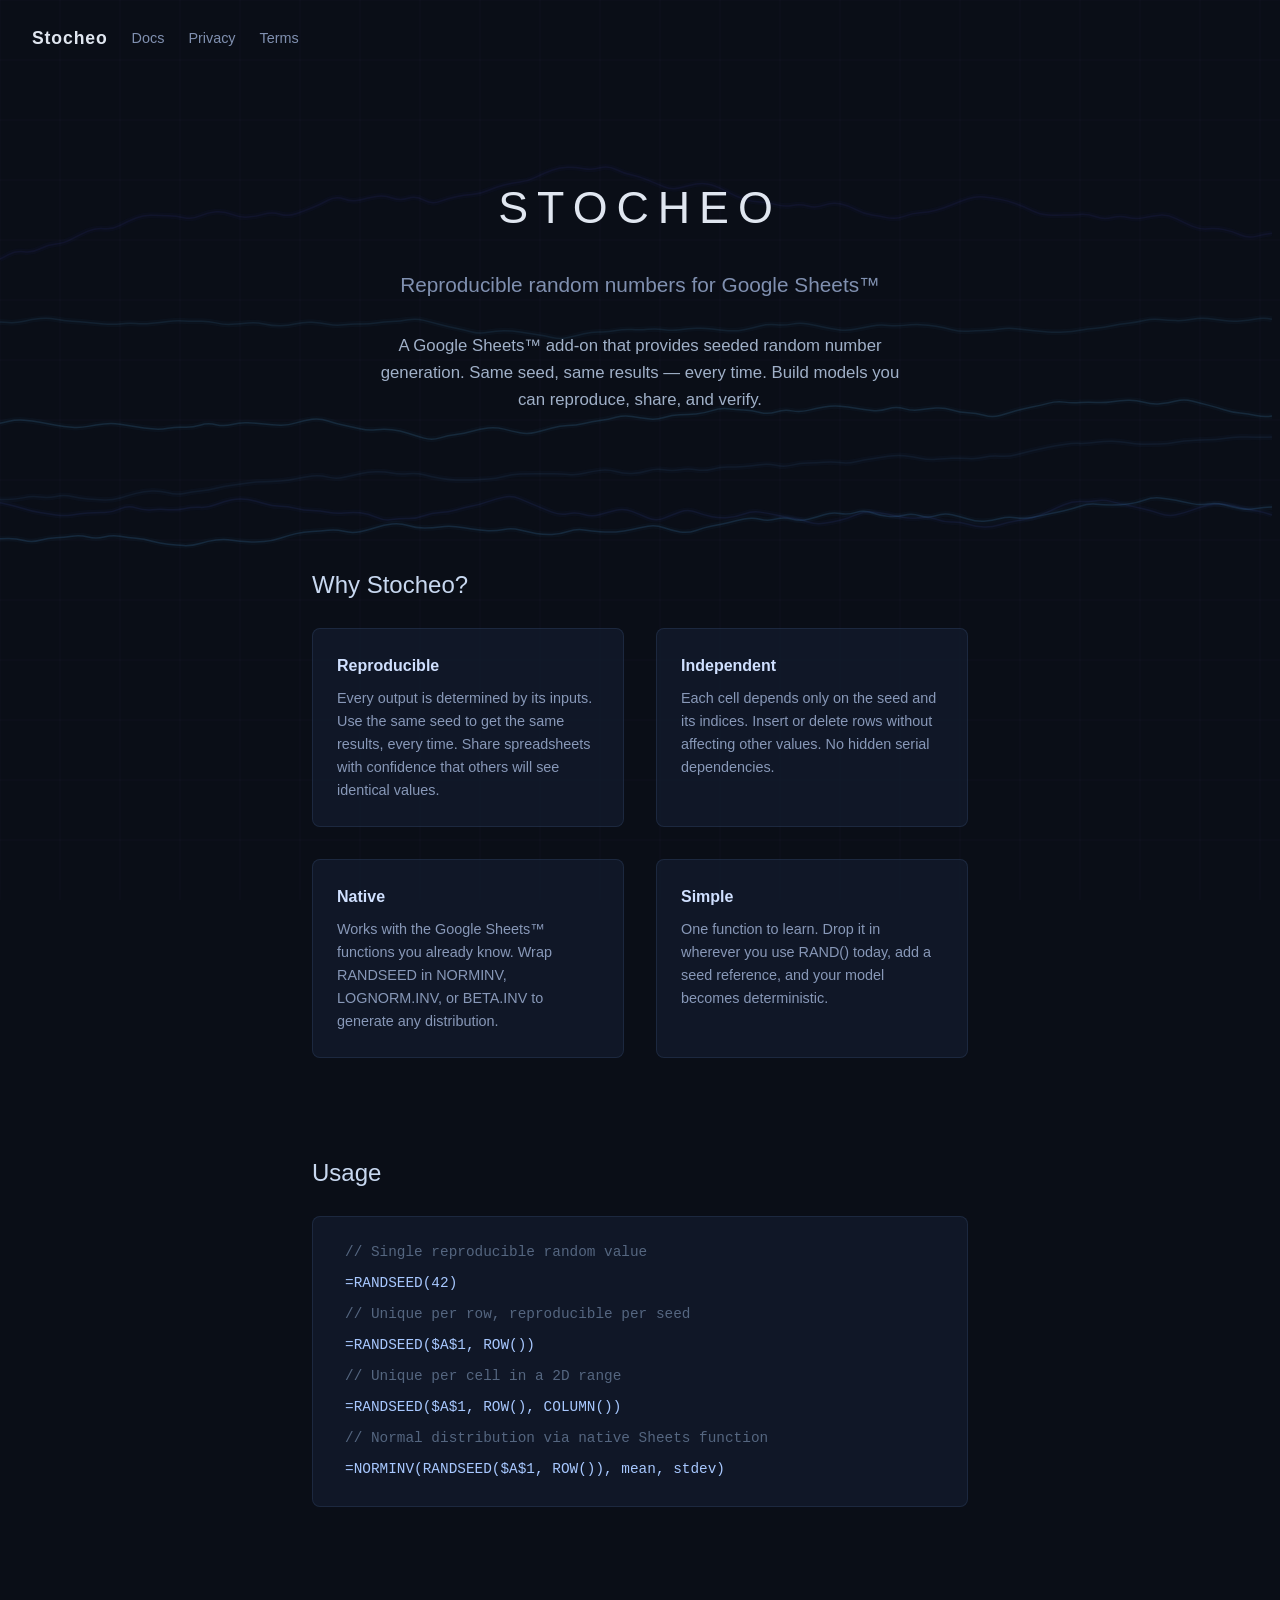
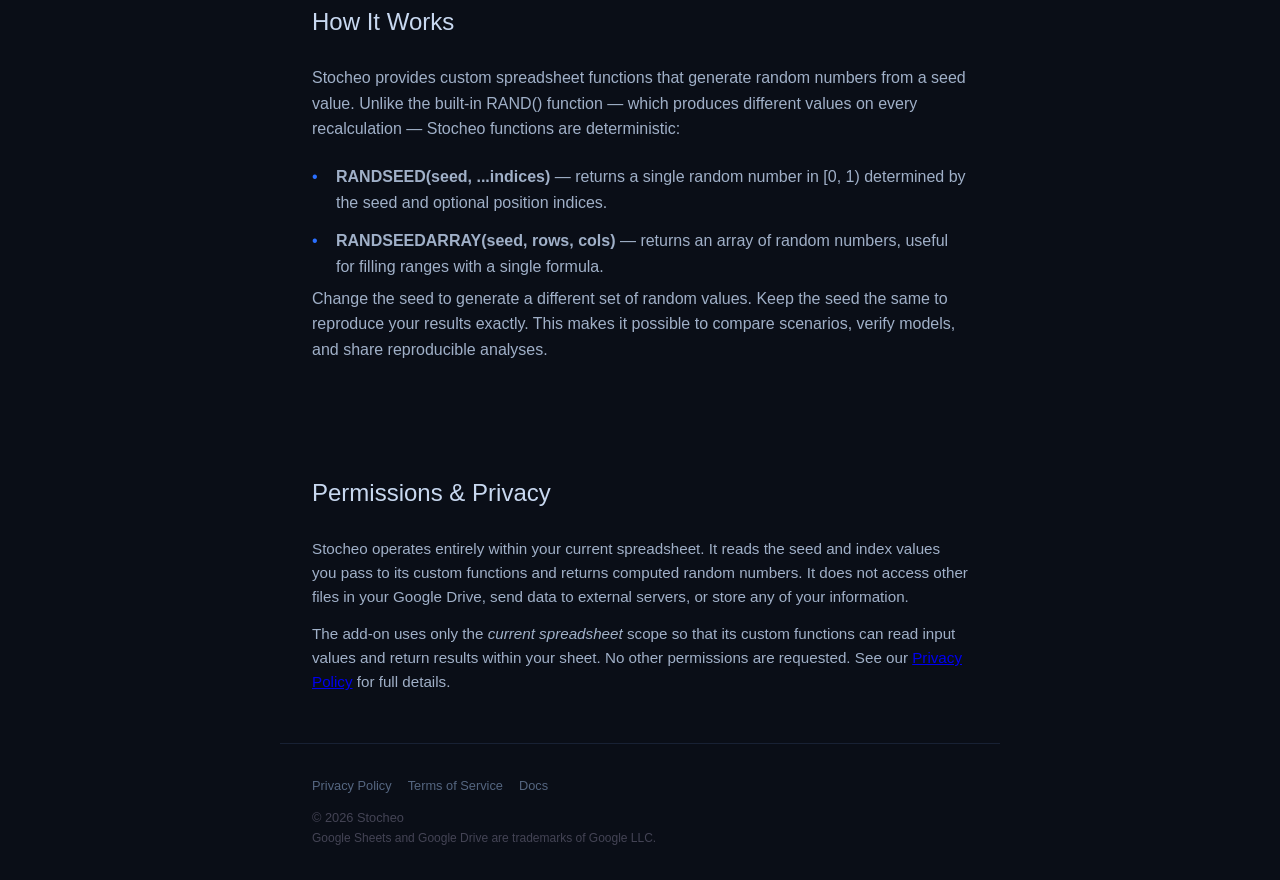
<file: index.html>
<!DOCTYPE html>
<html lang="en">
<head>
  <meta charset="utf-8">
  <meta name="viewport" content="width=device-width, initial-scale=1">
  <title>Stocheo — Reproducible Random Numbers for Google Sheets</title>
  <meta name="description" content="Stocheo is a Google Sheets add-on that provides seeded, reproducible random number generation. Same inputs, same outputs — every time.">
  <style>
    *, *::before, *::after { box-sizing: border-box; margin: 0; padding: 0; }

    body {
      font-family: -apple-system, BlinkMacSystemFont, "Segoe UI", Roboto, Helvetica, Arial, sans-serif;
      background: #0a0e17;
      color: #e0e6f0;
      line-height: 1.6;
    }

    canvas { position: fixed; top: 0; left: 0; z-index: 0; }

    .page {
      position: relative;
      z-index: 1;
    }

    nav {
      display: flex;
      align-items: center;
      gap: 1.5rem;
      padding: 1.5rem 2rem;
      font-size: 0.9rem;
    }

    nav .brand {
      font-weight: 600;
      font-size: 1.1rem;
      color: #e0e6f0;
      text-decoration: none;
      letter-spacing: 0.05em;
    }

    nav a {
      color: #8090b0;
      text-decoration: none;
    }

    nav a:hover { color: #c0d0f0; }

    .hero {
      display: flex;
      flex-direction: column;
      align-items: center;
      text-align: center;
      padding: 6rem 2rem 4rem;
      max-width: 720px;
      margin: 0 auto;
    }

    .hero h1 {
      font-size: 2.8rem;
      font-weight: 300;
      letter-spacing: 0.2em;
      text-transform: uppercase;
      margin-bottom: 1.5rem;
    }

    .hero .subtitle {
      font-size: 1.3rem;
      color: #8090b0;
      margin-bottom: 2rem;
      max-width: 560px;
    }

    .hero .description {
      font-size: 1.05rem;
      color: #a0b0c8;
      max-width: 520px;
      margin-bottom: 2.5rem;
    }

    .cta {
      display: inline-block;
      background: #2a6fff;
      color: #fff;
      padding: 0.75rem 2rem;
      border-radius: 6px;
      text-decoration: none;
      font-size: 1rem;
      font-weight: 500;
      transition: background 0.2s;
    }

    .cta:hover { background: #1a5fe8; }

    section {
      max-width: 720px;
      margin: 0 auto;
      padding: 3rem 2rem;
    }

    section h2 {
      font-size: 1.5rem;
      font-weight: 500;
      margin-bottom: 1.5rem;
      color: #c8d8f0;
    }

    .features {
      display: grid;
      grid-template-columns: 1fr 1fr;
      gap: 2rem;
    }

    @media (max-width: 600px) {
      .features { grid-template-columns: 1fr; }
      .hero h1 { font-size: 2rem; }
    }

    .feature {
      background: rgba(20, 30, 50, 0.6);
      border: 1px solid rgba(60, 80, 120, 0.3);
      border-radius: 8px;
      padding: 1.5rem;
    }

    .feature h3 {
      font-size: 1rem;
      font-weight: 600;
      margin-bottom: 0.5rem;
      color: #d0e0ff;
    }

    .feature p {
      font-size: 0.9rem;
      color: #8898b8;
    }

    .example {
      background: rgba(20, 30, 50, 0.6);
      border: 1px solid rgba(60, 80, 120, 0.3);
      border-radius: 8px;
      padding: 1.5rem 2rem;
      margin-top: 1.5rem;
    }

    .example code {
      display: block;
      font-family: "SF Mono", "Fira Code", "Fira Mono", Menlo, Consolas, monospace;
      font-size: 0.9rem;
      color: #a8c8ff;
      margin-bottom: 0.5rem;
      white-space: pre-wrap;
    }

    .example code:last-child { margin-bottom: 0; }

    .example .comment {
      color: #556680;
    }

    .how-it-works p {
      color: #a0b0c8;
      margin-bottom: 1rem;
    }

    .how-it-works ul {
      list-style: none;
      padding: 0;
    }

    .how-it-works li {
      color: #a0b0c8;
      padding: 0.4rem 0;
      padding-left: 1.5rem;
      position: relative;
    }

    .how-it-works li::before {
      content: "\2022";
      color: #2a6fff;
      position: absolute;
      left: 0;
    }

    .scope-explanation p {
      font-size: 0.95rem;
      color: #a0b0c8;
      margin-bottom: 0.75rem;
    }

    .scope-explanation p:last-child { margin-bottom: 0; }

    footer {
      max-width: 720px;
      margin: 0 auto;
      padding: 2rem;
      border-top: 1px solid rgba(60, 80, 120, 0.3);
      font-size: 0.8rem;
      color: #445;
    }

    footer a { color: #556680; text-decoration: none; }
    footer a:hover { color: #88a; }
    footer .links { display: flex; gap: 1rem; margin-bottom: 0.75rem; }
    footer .trademark { color: #445; font-size: 0.75rem; }
  </style>
</head>
<body>
  <canvas id="bg"></canvas>
  <div class="page">
    <nav>
      <a href="/" class="brand">Stocheo</a>
      <a href="/support.html">Docs</a>
      <a href="/privacy.html">Privacy</a>
      <a href="/terms.html">Terms</a>
    </nav>

    <div class="hero">
      <h1>Stocheo</h1>
      <p class="subtitle">Reproducible random numbers for Google Sheets&#8482;</p>
      <p class="description">A Google Sheets&#8482; add-on that provides seeded random number generation. Same seed, same results &mdash; every time. Build models you can reproduce, share, and verify.</p>
    </div>

    <section>
      <h2>Why Stocheo?</h2>
      <div class="features">
        <div class="feature">
          <h3>Reproducible</h3>
          <p>Every output is determined by its inputs. Use the same seed to get the same results, every time. Share spreadsheets with confidence that others will see identical values.</p>
        </div>
        <div class="feature">
          <h3>Independent</h3>
          <p>Each cell depends only on the seed and its indices. Insert or delete rows without affecting other values. No hidden serial dependencies.</p>
        </div>
        <div class="feature">
          <h3>Native</h3>
          <p>Works with the Google Sheets&#8482; functions you already know. Wrap RANDSEED in NORMINV, LOGNORM.INV, or BETA.INV to generate any distribution.</p>
        </div>
        <div class="feature">
          <h3>Simple</h3>
          <p>One function to learn. Drop it in wherever you use RAND() today, add a seed reference, and your model becomes deterministic.</p>
        </div>
      </div>
    </section>

    <section>
      <h2>Usage</h2>
      <div class="example">
        <code><span class="comment">// Single reproducible random value</span></code>
        <code>=RANDSEED(42)</code>
        <code></code>
        <code><span class="comment">// Unique per row, reproducible per seed</span></code>
        <code>=RANDSEED($A$1, ROW())</code>
        <code></code>
        <code><span class="comment">// Unique per cell in a 2D range</span></code>
        <code>=RANDSEED($A$1, ROW(), COLUMN())</code>
        <code></code>
        <code><span class="comment">// Normal distribution via native Sheets function</span></code>
        <code>=NORMINV(RANDSEED($A$1, ROW()), mean, stdev)</code>
      </div>
    </section>

    <section class="how-it-works">
      <h2>How It Works</h2>
      <p>Stocheo provides custom spreadsheet functions that generate random numbers from a seed value. Unlike the built-in RAND() function &mdash; which produces different values on every recalculation &mdash; Stocheo functions are deterministic:</p>
      <ul>
        <li><strong>RANDSEED(seed, ...indices)</strong> &mdash; returns a single random number in [0,&nbsp;1) determined by the seed and optional position indices.</li>
        <li><strong>RANDSEEDARRAY(seed, rows, cols)</strong> &mdash; returns an array of random numbers, useful for filling ranges with a single formula.</li>
      </ul>
      <p>Change the seed to generate a different set of random values. Keep the seed the same to reproduce your results exactly. This makes it possible to compare scenarios, verify models, and share reproducible analyses.</p>
    </section>

    <section class="scope-explanation">
      <h2>Permissions &amp; Privacy</h2>
      <p>Stocheo operates entirely within your current spreadsheet. It reads the seed and index values you pass to its custom functions and returns computed random numbers. It does not access other files in your Google Drive, send data to external servers, or store any of your information.</p>
      <p>The add-on uses only the <em>current spreadsheet</em> scope so that its custom functions can read input values and return results within your sheet. No other permissions are requested. See our <a href="/privacy.html">Privacy Policy</a> for full details.</p>
    </section>

    <footer>
      <div class="links">
        <a href="/privacy.html">Privacy Policy</a>
        <a href="/terms.html">Terms of Service</a>
        <a href="/support.html">Docs</a>
      </div>
      <span>&copy; 2026 Stocheo</span>
      <p class="trademark">Google Sheets and Google Drive are trademarks of Google LLC.</p>
    </footer>
  </div>

  <script>
    const canvas = document.getElementById('bg');
    const ctx = canvas.getContext('2d');
    let w, h, lines;

    function resize() {
      w = canvas.width = window.innerWidth;
      h = canvas.height = window.innerHeight;
      init();
    }

    function init() {
      lines = [];
      const count = 6 + Math.floor(Math.random() * 4);
      for (let i = 0; i < count; i++) {
        const points = [];
        const segments = 80;
        const baseY = h * (0.25 + Math.random() * 0.5);
        const drift = (Math.random() - 0.5) * 0.3;
        const vol = 20 + Math.random() * 40;
        let y = baseY;
        for (let j = 0; j <= segments; j++) {
          y += drift + (Math.random() - 0.5) * vol * 0.3;
          points.push({ x: (j / segments) * w, y });
        }
        const hue = 200 + Math.random() * 40;
        const alpha = 0.08 + Math.random() * 0.12;
        lines.push({ points, color: `hsla(${hue}, 60%, 55%, ${alpha})` });
      }
    }

    function draw() {
      ctx.clearRect(0, 0, w, h);

      ctx.strokeStyle = 'rgba(40, 50, 70, 0.3)';
      ctx.lineWidth = 0.5;
      const step = 60;
      for (let x = 0; x < w; x += step) {
        ctx.beginPath(); ctx.moveTo(x, 0); ctx.lineTo(x, h); ctx.stroke();
      }
      for (let y = 0; y < h; y += step) {
        ctx.beginPath(); ctx.moveTo(0, y); ctx.lineTo(w, y); ctx.stroke();
      }

      for (const line of lines) {
        ctx.beginPath();
        ctx.strokeStyle = line.color;
        ctx.lineWidth = 1.5;
        const pts = line.points;
        ctx.moveTo(pts[0].x, pts[0].y);
        for (let i = 1; i < pts.length; i++) {
          const xc = (pts[i - 1].x + pts[i].x) / 2;
          const yc = (pts[i - 1].y + pts[i].y) / 2;
          ctx.quadraticCurveTo(pts[i - 1].x, pts[i - 1].y, xc, yc);
        }
        ctx.stroke();

        ctx.strokeStyle = line.color.replace(/[\d.]+\)$/, '0.03)');
        ctx.lineWidth = 6;
        ctx.beginPath();
        ctx.moveTo(pts[0].x, pts[0].y);
        for (let i = 1; i < pts.length; i++) {
          const xc = (pts[i - 1].x + pts[i].x) / 2;
          const yc = (pts[i - 1].y + pts[i].y) / 2;
          ctx.quadraticCurveTo(pts[i - 1].x, pts[i - 1].y, xc, yc);
        }
        ctx.stroke();
      }
    }

    window.addEventListener('resize', () => { resize(); draw(); });
    resize();
    draw();
  </script>
</body>
</html>
</file>
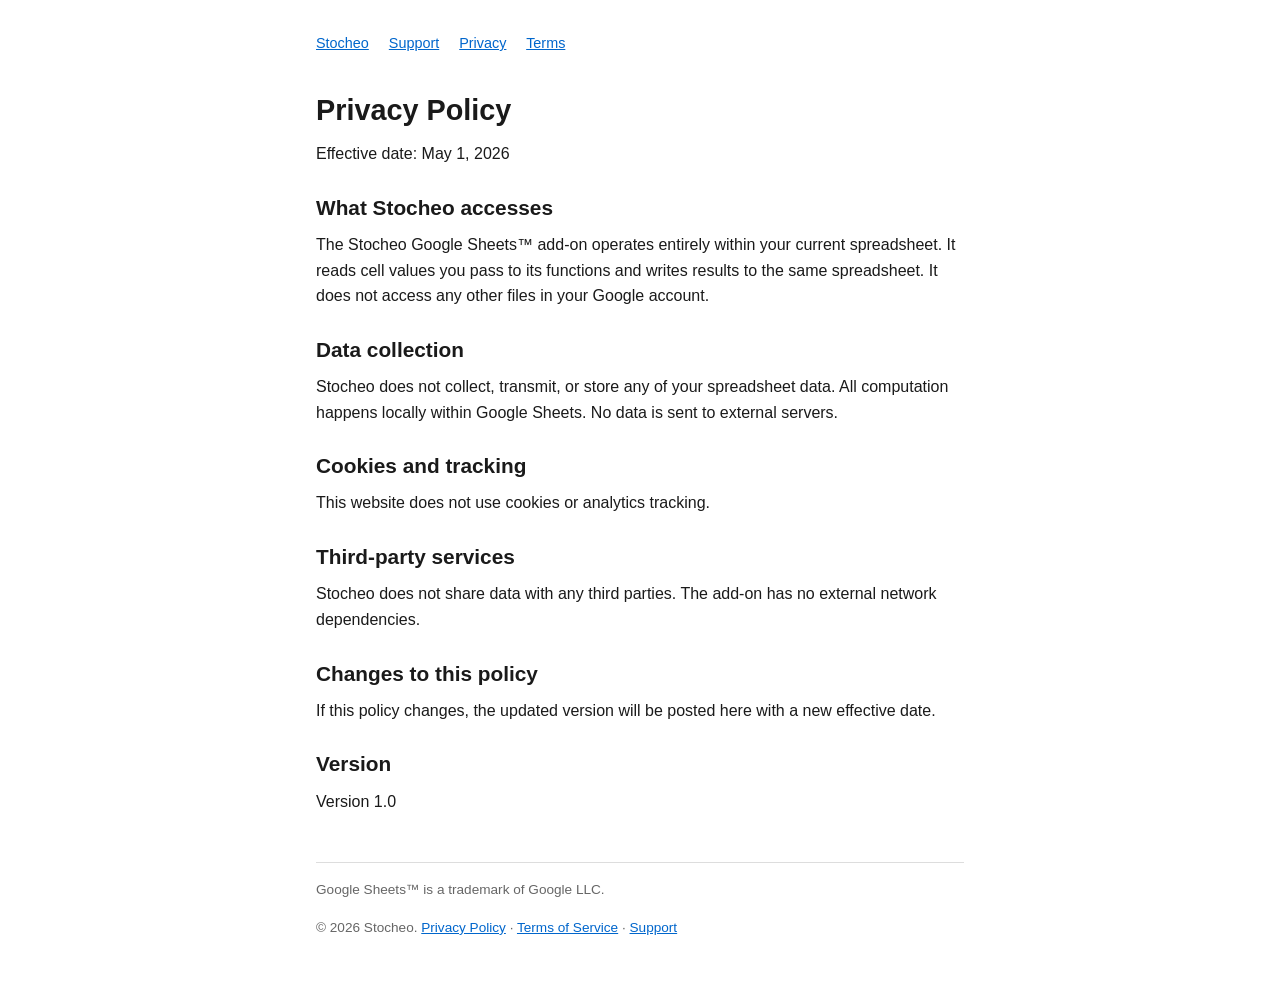
<file: privacy.html>
<!DOCTYPE html>
<html lang="en">
<head>
  <meta charset="utf-8">
  <meta name="viewport" content="width=device-width, initial-scale=1">
  <title>Privacy Policy — Stocheo</title>
  <link rel="stylesheet" href="style.css">
</head>
<body>
  <nav>
    <a href="/">Stocheo</a>
    <a href="/support.html">Support</a>
    <a href="/privacy.html">Privacy</a>
    <a href="/terms.html">Terms</a>
  </nav>

  <h1>Privacy Policy</h1>
  <p>Effective date: May 1, 2026</p>

  <h2>What Stocheo accesses</h2>
  <p>The Stocheo Google Sheets™ add-on operates entirely within your current spreadsheet. It reads cell values you pass to its functions and writes results to the same spreadsheet. It does not access any other files in your Google account.</p>

  <h2>Data collection</h2>
  <p>Stocheo does not collect, transmit, or store any of your spreadsheet data. All computation happens locally within Google Sheets. No data is sent to external servers.</p>

  <h2>Cookies and tracking</h2>
  <p>This website does not use cookies or analytics tracking.</p>

  <h2>Third-party services</h2>
  <p>Stocheo does not share data with any third parties. The add-on has no external network dependencies.</p>

  <h2>Changes to this policy</h2>
  <p>If this policy changes, the updated version will be posted here with a new effective date.</p>

  <h2>Version</h2>
  <p>Version 1.0</p>

  <footer>
    <p>Google Sheets™ is a trademark of Google LLC.</p>
    <p>&copy; 2026 Stocheo. <a href="/privacy.html">Privacy Policy</a> &middot; <a href="/terms.html">Terms of Service</a> &middot; <a href="/support.html">Support</a></p>
  </footer>
</body>
</html>
</file>
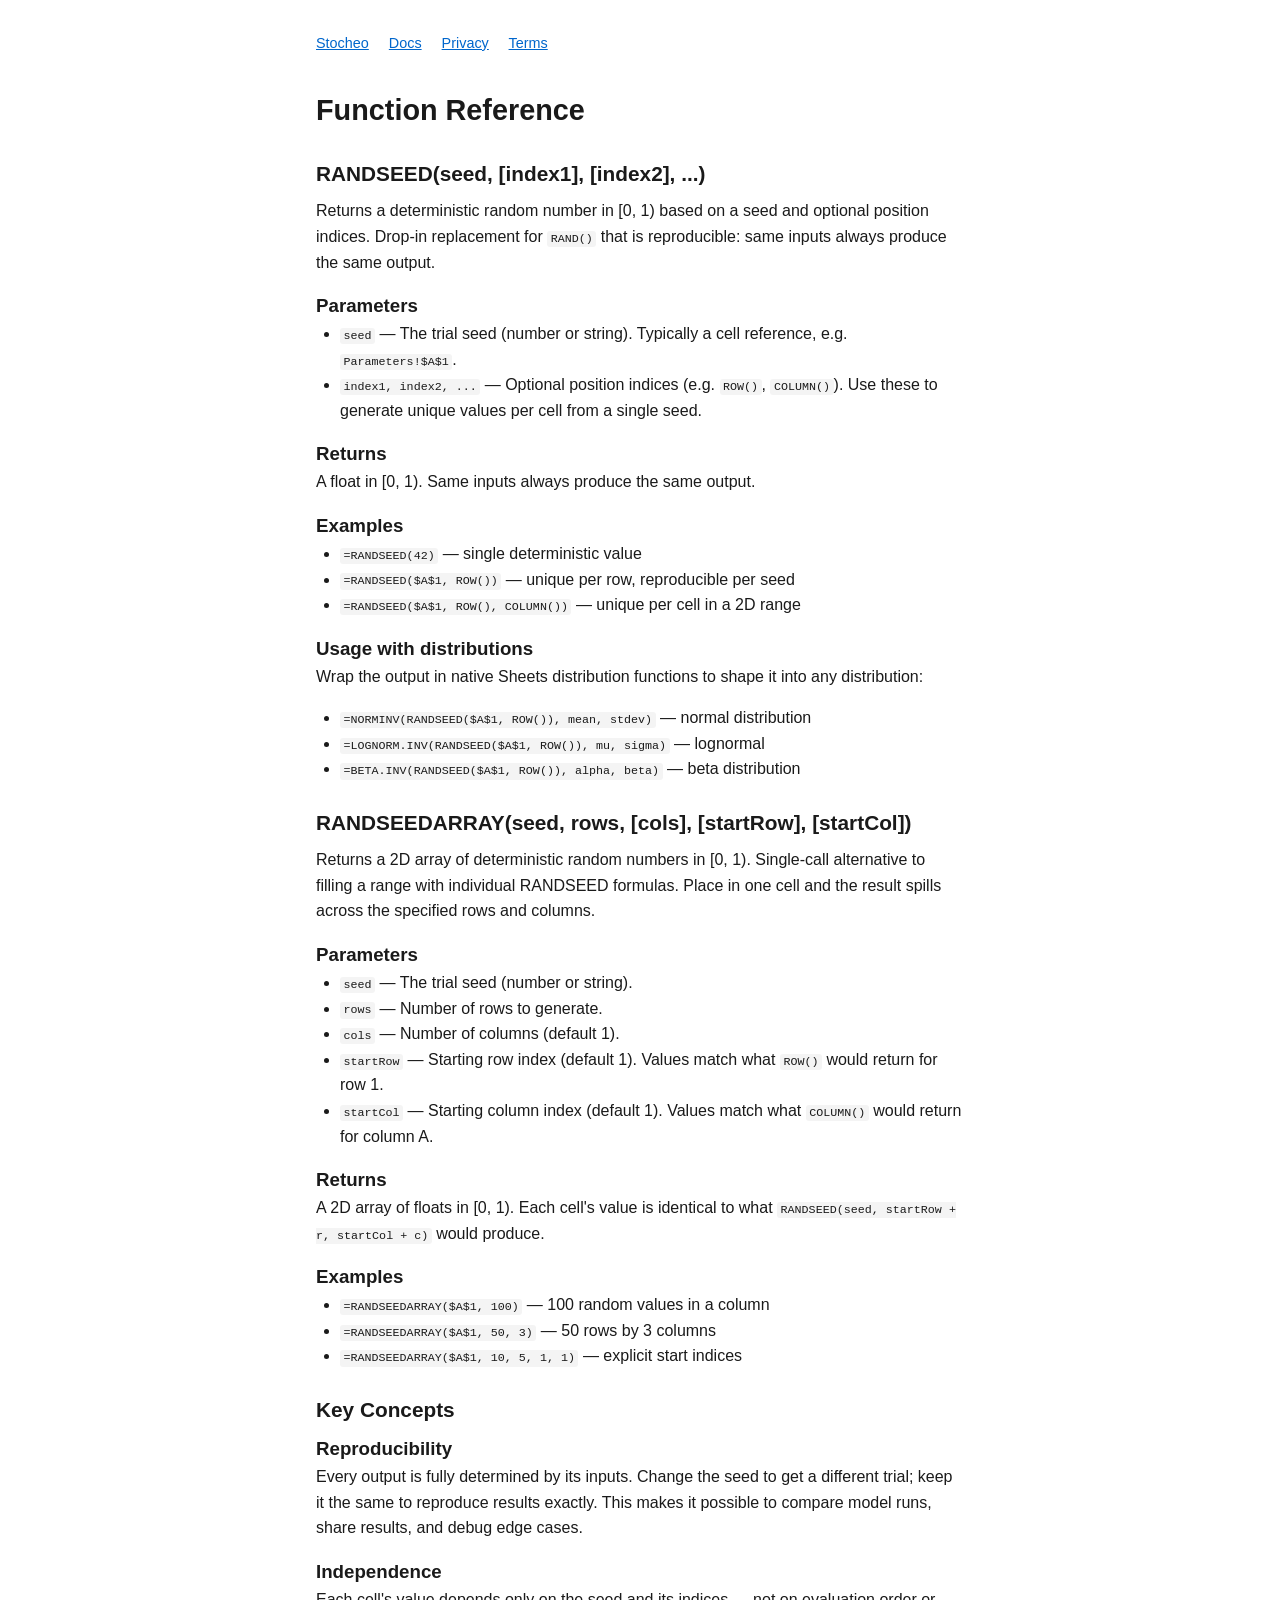
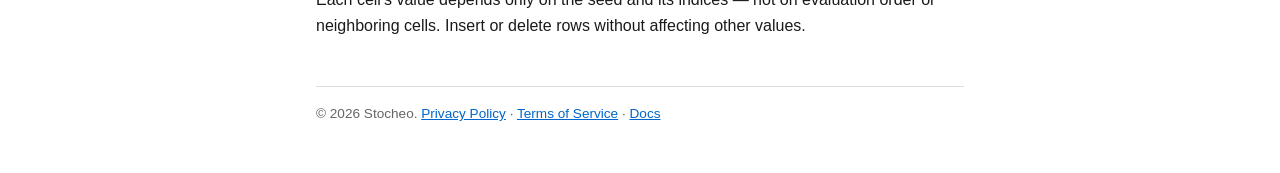
<file: support.html>
<!DOCTYPE html>
<html lang="en">
<head>
  <meta charset="utf-8">
  <meta name="viewport" content="width=device-width, initial-scale=1">
  <title>Documentation — Stocheo</title>
  <link rel="stylesheet" href="style.css">
</head>
<body>
  <nav>
    <a href="/">Stocheo</a>
    <a href="/support.html">Docs</a>
    <a href="/privacy.html">Privacy</a>
    <a href="/terms.html">Terms</a>
  </nav>

  <h1>Function Reference</h1>

  <h2>RANDSEED(seed, [index1], [index2], ...)</h2>

  <p>Returns a deterministic random number in [0, 1) based on a seed and optional position indices. Drop-in replacement for <code>RAND()</code> that is reproducible: same inputs always produce the same output.</p>

  <h3>Parameters</h3>
  <ul>
    <li><code>seed</code> — The trial seed (number or string). Typically a cell reference, e.g. <code>Parameters!$A$1</code>.</li>
    <li><code>index1, index2, ...</code> — Optional position indices (e.g. <code>ROW()</code>, <code>COLUMN()</code>). Use these to generate unique values per cell from a single seed.</li>
  </ul>

  <h3>Returns</h3>
  <p>A float in [0, 1). Same inputs always produce the same output.</p>

  <h3>Examples</h3>
  <ul>
    <li><code>=RANDSEED(42)</code> — single deterministic value</li>
    <li><code>=RANDSEED($A$1, ROW())</code> — unique per row, reproducible per seed</li>
    <li><code>=RANDSEED($A$1, ROW(), COLUMN())</code> — unique per cell in a 2D range</li>
  </ul>

  <h3>Usage with distributions</h3>
  <p>Wrap the output in native Sheets distribution functions to shape it into any distribution:</p>
  <ul>
    <li><code>=NORMINV(RANDSEED($A$1, ROW()), mean, stdev)</code> — normal distribution</li>
    <li><code>=LOGNORM.INV(RANDSEED($A$1, ROW()), mu, sigma)</code> — lognormal</li>
    <li><code>=BETA.INV(RANDSEED($A$1, ROW()), alpha, beta)</code> — beta distribution</li>
  </ul>

  <h2>RANDSEEDARRAY(seed, rows, [cols], [startRow], [startCol])</h2>

  <p>Returns a 2D array of deterministic random numbers in [0, 1). Single-call alternative to filling a range with individual RANDSEED formulas. Place in one cell and the result spills across the specified rows and columns.</p>

  <h3>Parameters</h3>
  <ul>
    <li><code>seed</code> — The trial seed (number or string).</li>
    <li><code>rows</code> — Number of rows to generate.</li>
    <li><code>cols</code> — Number of columns (default 1).</li>
    <li><code>startRow</code> — Starting row index (default 1). Values match what <code>ROW()</code> would return for row 1.</li>
    <li><code>startCol</code> — Starting column index (default 1). Values match what <code>COLUMN()</code> would return for column A.</li>
  </ul>

  <h3>Returns</h3>
  <p>A 2D array of floats in [0, 1). Each cell's value is identical to what <code>RANDSEED(seed, startRow + r, startCol + c)</code> would produce.</p>

  <h3>Examples</h3>
  <ul>
    <li><code>=RANDSEEDARRAY($A$1, 100)</code> — 100 random values in a column</li>
    <li><code>=RANDSEEDARRAY($A$1, 50, 3)</code> — 50 rows by 3 columns</li>
    <li><code>=RANDSEEDARRAY($A$1, 10, 5, 1, 1)</code> — explicit start indices</li>
  </ul>

  <h2>Key Concepts</h2>

  <h3>Reproducibility</h3>
  <p>Every output is fully determined by its inputs. Change the seed to get a different trial; keep it the same to reproduce results exactly. This makes it possible to compare model runs, share results, and debug edge cases.</p>

  <h3>Independence</h3>
  <p>Each cell's value depends only on the seed and its indices — not on evaluation order or neighboring cells. Insert or delete rows without affecting other values.</p>

  <footer>
    <p>&copy; 2026 Stocheo. <a href="/privacy.html">Privacy Policy</a> &middot; <a href="/terms.html">Terms of Service</a> &middot; <a href="/support.html">Docs</a></p>
  </footer>
</body>
</html>
</file>
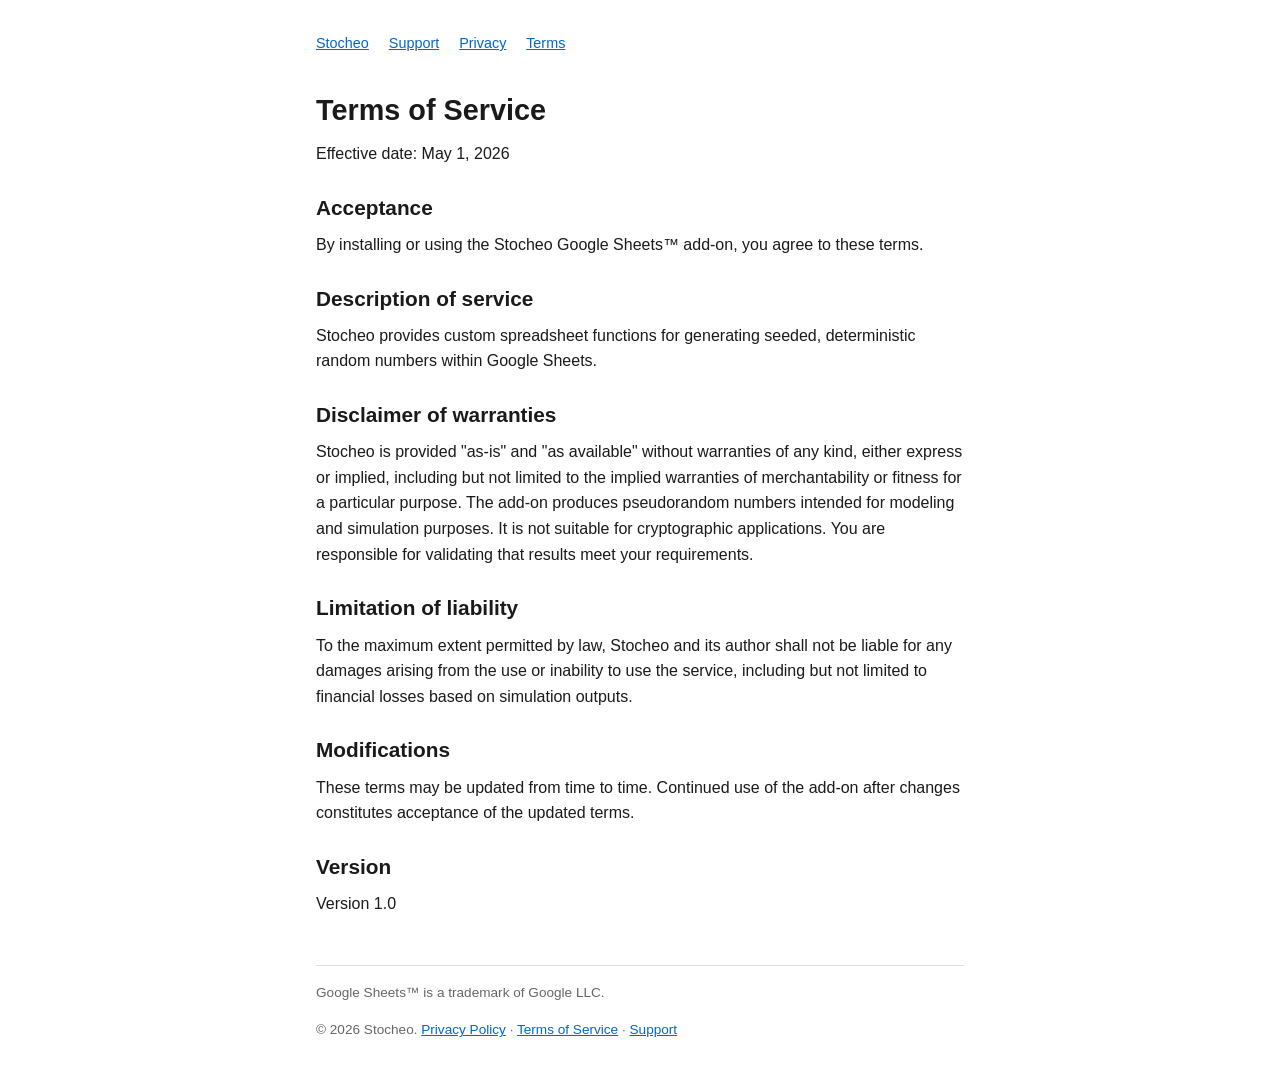
<file: terms.html>
<!DOCTYPE html>
<html lang="en">
<head>
  <meta charset="utf-8">
  <meta name="viewport" content="width=device-width, initial-scale=1">
  <title>Terms of Service — Stocheo</title>
  <link rel="stylesheet" href="style.css">
</head>
<body>
  <nav>
    <a href="/">Stocheo</a>
    <a href="/support.html">Support</a>
    <a href="/privacy.html">Privacy</a>
    <a href="/terms.html">Terms</a>
  </nav>

  <h1>Terms of Service</h1>
  <p>Effective date: May 1, 2026</p>

  <h2>Acceptance</h2>
  <p>By installing or using the Stocheo Google Sheets™ add-on, you agree to these terms.</p>

  <h2>Description of service</h2>
  <p>Stocheo provides custom spreadsheet functions for generating seeded, deterministic random numbers within Google Sheets.</p>

  <h2>Disclaimer of warranties</h2>
  <p>Stocheo is provided "as-is" and "as available" without warranties of any kind, either express or implied, including but not limited to the implied warranties of merchantability or fitness for a particular purpose. The add-on produces pseudorandom numbers intended for modeling and simulation purposes. It is not suitable for cryptographic applications. You are responsible for validating that results meet your requirements.</p>

  <h2>Limitation of liability</h2>
  <p>To the maximum extent permitted by law, Stocheo and its author shall not be liable for any damages arising from the use or inability to use the service, including but not limited to financial losses based on simulation outputs.</p>

  <h2>Modifications</h2>
  <p>These terms may be updated from time to time. Continued use of the add-on after changes constitutes acceptance of the updated terms.</p>

  <h2>Version</h2>
  <p>Version 1.0</p>

  <footer>
    <p>Google Sheets™ is a trademark of Google LLC.</p>
    <p>&copy; 2026 Stocheo. <a href="/privacy.html">Privacy Policy</a> &middot; <a href="/terms.html">Terms of Service</a> &middot; <a href="/support.html">Support</a></p>
  </footer>
</body>
</html>
</file>
<file: style.css>
*, *::before, *::after { box-sizing: border-box; margin: 0; padding: 0; }
body {
  font-family: -apple-system, BlinkMacSystemFont, "Segoe UI", Roboto, Helvetica, Arial, sans-serif;
  line-height: 1.6;
  color: #1a1a1a;
  max-width: 680px;
  margin: 0 auto;
  padding: 2rem 1rem;
}
h1 { font-size: 1.8rem; margin-bottom: 0.5rem; }
h2 { font-size: 1.3rem; margin-top: 1.5rem; margin-bottom: 0.5rem; }
p, ul, ol { margin-bottom: 1rem; }
ul, ol { padding-left: 1.5rem; }
a { color: #0066cc; }
nav { margin-bottom: 2rem; font-size: 0.9rem; }
nav a { margin-right: 1rem; }
footer { margin-top: 3rem; padding-top: 1rem; border-top: 1px solid #ddd; font-size: 0.85rem; color: #666; }
code { background: #f4f4f4; padding: 0.1em 0.3em; border-radius: 3px; font-size: 0.9em; }
</file>
